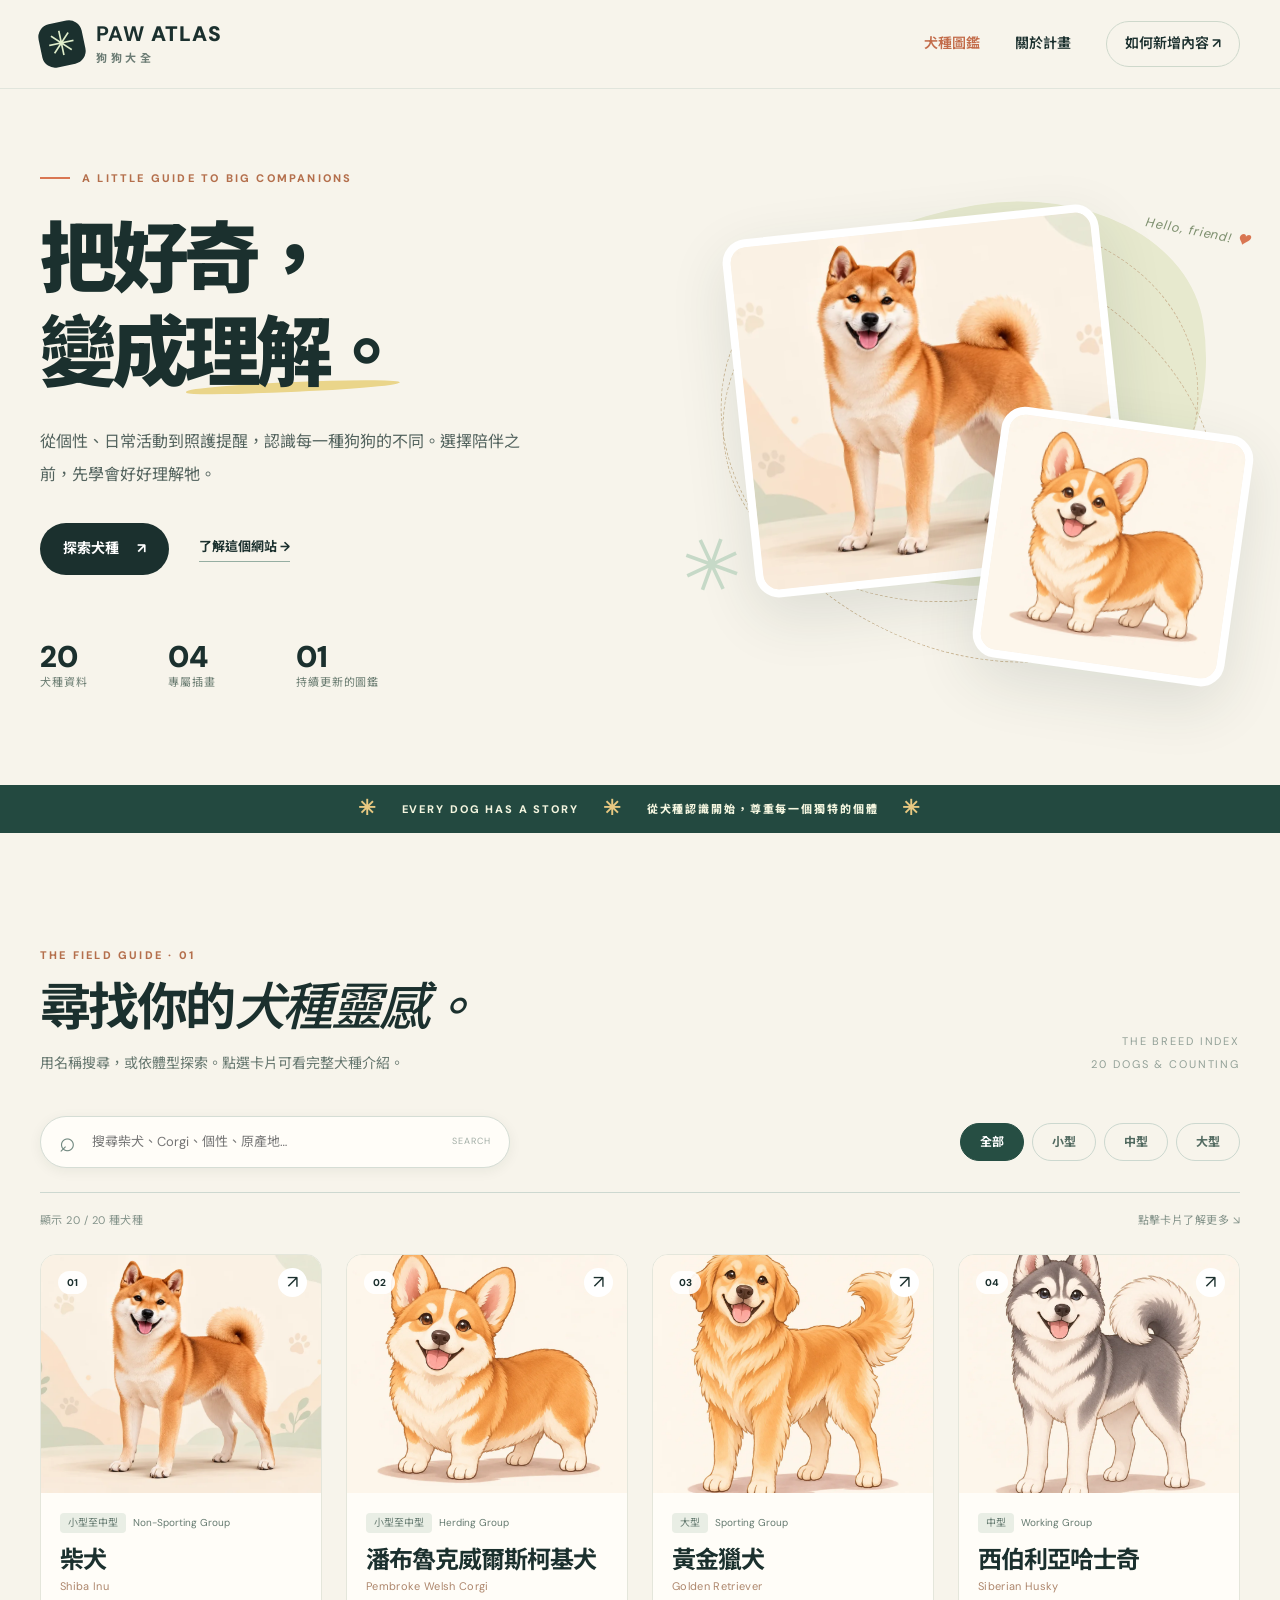
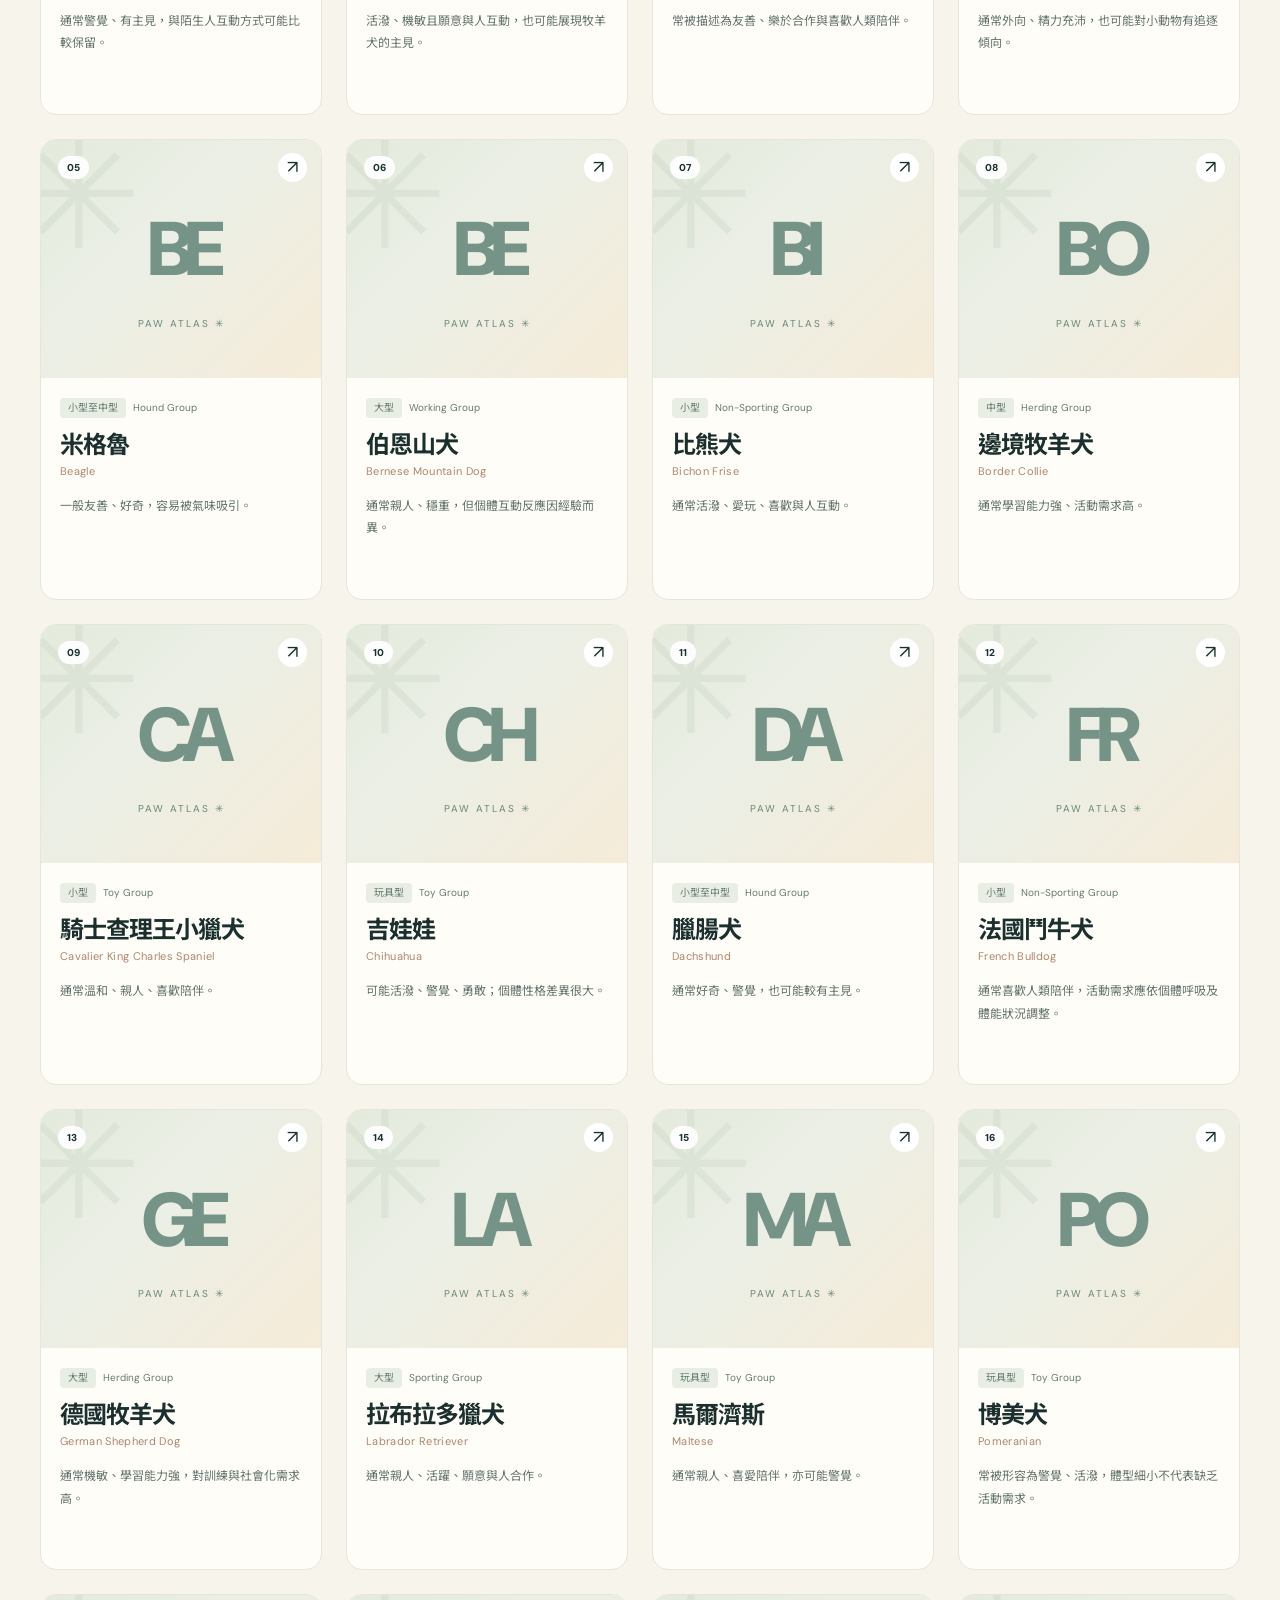
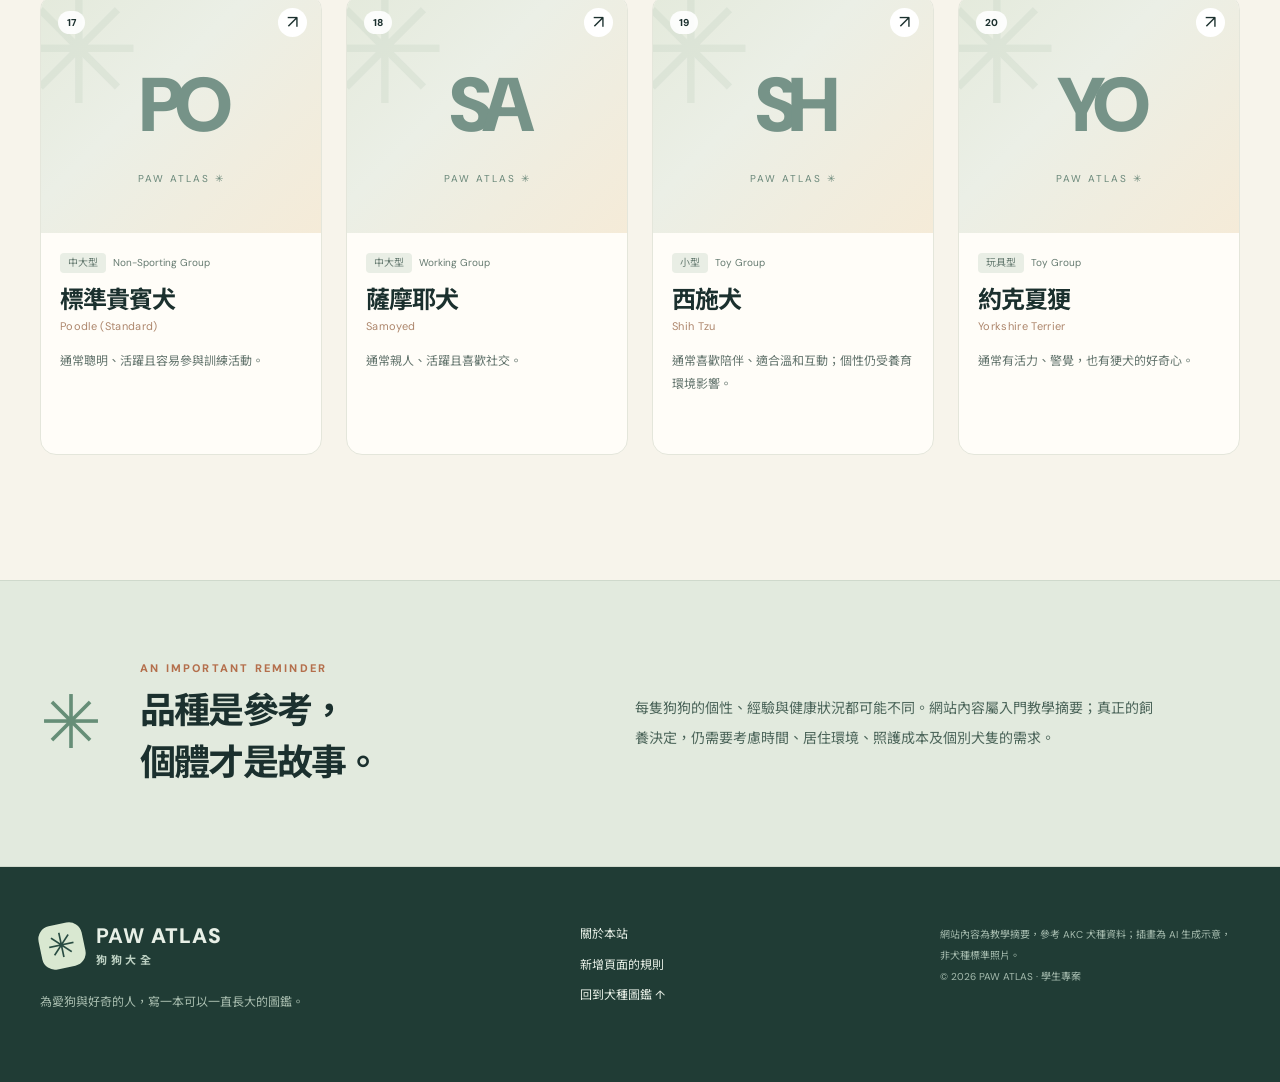
<file: index.html>
<!doctype html>
<html lang="zh-Hant">
<head>
  <meta charset="utf-8">
  <meta name="viewport" content="width=device-width, initial-scale=1">
  <meta name="description" content="狗狗大全：20 種常見犬種的入門百科，閱讀犬種背景、活動需求和照護提醒。">
  <meta name="theme-color" content="#f7f4eb">
  <title>狗狗大全 PAW ATLAS｜把好奇變成理解</title>
  <link rel="stylesheet" href="assets/css/site.css">
  <script src="data/breeds.js" defer></script>
  <script src="assets/js/index.js" defer></script>
</head>
<body>
  <a class="skip-link" href="#content">跳至主要內容</a>
  <header class="site-header"><div class="header-inner container">
    <a class="brand" href="index.html" aria-label="狗狗大全首頁"><span class="brand-mark" aria-hidden="true">✳</span><span>PAW <b>ATLAS</b><small>狗狗大全</small></span></a>
    <nav aria-label="主選單"><a class="nav-active" href="index.html">犬種圖鑑</a><a href="about.html">關於計畫</a><a class="github-nav" href="about.html#how-to-add">如何新增內容 <span aria-hidden="true">↗</span></a></nav>
  </div></header>
  <main id="content">
    <section class="hero container" aria-labelledby="hero-title">
      <div class="hero-copy">
        <div class="eyebrow"><span class="eyebrow-line"></span> A LITTLE GUIDE TO BIG COMPANIONS</div>
        <h1 id="hero-title">把好奇，<br>變成<span class="handunderline">理解。</span></h1>
        <p class="hero-lead">從個性、日常活動到照護提醒，認識每一種狗狗的不同。選擇陪伴之前，先學會好好理解牠。</p>
        <div class="hero-actions"><a class="primary-button" href="#explore">探索犬種 <span aria-hidden="true">↗</span></a><a class="text-link" href="about.html">了解這個網站 <span aria-hidden="true">→</span></a></div>
        <div class="stats"><div><strong id="breed-count">20</strong><span>犬種資料</span></div><div><strong>04</strong><span>專屬插畫</span></div><div><strong>01</strong><span>持續更新的圖鑑</span></div></div>
      </div>
      <div class="hero-art" aria-label="柴犬和柯基的 AI 生成示意插畫">
        <span class="art-orbit orbit-one" aria-hidden="true"></span><span class="art-orbit orbit-two" aria-hidden="true"></span>
        <div class="hero-image main-dog"><img src="assets/images/dogs/shiba-inu.webp" alt="可愛日系風格柴犬插畫" width="460" height="400"></div>
        <div class="hero-image second-dog"><img src="assets/images/dogs/pembroke-welsh-corgi.webp" alt="可愛日系風格柯基插畫" width="260" height="260"></div>
        <span class="scribble-note">Hello, friend! <span aria-hidden="true">♥</span></span><span class="paw-decor" aria-hidden="true">✳</span>
      </div>
    </section>
    <div class="ticker"><div class="container ticker-inner"><span aria-hidden="true">✳</span> EVERY DOG HAS A STORY <span aria-hidden="true">✳</span> 從犬種認識開始，尊重每一個獨特的個體 <span aria-hidden="true">✳</span></div></div>
    <section class="explore container" id="explore" aria-labelledby="explore-title">
      <div class="section-head"><div><span class="section-kicker">THE FIELD GUIDE · 01</span><h2 id="explore-title">尋找你的<span class="italic-text">犬種靈感。</span></h2><p>用名稱搜尋，或依體型探索。點選卡片可看完整犬種介紹。</p></div><div class="section-side">THE BREED INDEX<br>20 DOGS & COUNTING</div></div>
      <div class="toolbox"><label class="searchbox" for="search"><span aria-hidden="true">⌕</span><input id="search" type="search" placeholder="搜尋柴犬、Corgi、個性、原產地…" autocomplete="off"><span class="shortcut">SEARCH</span></label><div class="filters" role="group" aria-label="依體型篩選"><button type="button" class="filter selected" data-size="all" aria-pressed="true">全部</button><button type="button" class="filter" data-size="small" aria-pressed="false">小型</button><button type="button" class="filter" data-size="medium" aria-pressed="false">中型</button><button type="button" class="filter" data-size="large" aria-pressed="false">大型</button></div></div>
      <div class="list-meta"><span id="result-count" aria-live="polite">顯示 20 種犬種</span><span>點擊卡片了解更多 <span aria-hidden="true">↘</span></span></div>
      <div class="breed-grid" id="breed-grid"></div>
      <div class="no-results" id="no-results" hidden><span aria-hidden="true">☁</span><h3>這裡暫時找不到呢</h3><p>試試其他名稱或體型，看看會找到甚麼新朋友。</p><button type="button" id="reset-search" class="primary-button">清除篩選</button></div>
    </section>
    <section class="note-section"><div class="container note-content"><div class="note-symbol" aria-hidden="true">✳</div><div><span class="section-kicker">AN IMPORTANT REMINDER</span><h2>品種是參考，<br>個體才是故事。</h2></div><p>每隻狗狗的個性、經驗與健康狀況都可能不同。網站內容屬入門教學摘要；真正的飼養決定，仍需要考慮時間、居住環境、照護成本及個別犬隻的需求。</p></div></section>
  </main>
  <footer class="footer"><div class="container footer-inner"><div><a class="brand footer-brand" href="index.html"><span class="brand-mark" aria-hidden="true">✳</span><span>PAW <b>ATLAS</b><small>狗狗大全</small></span></a><p>為愛狗與好奇的人，寫一本可以一直長大的圖鑑。</p></div><div class="footer-links"><a href="about.html">關於本站</a><a href="about.html#how-to-add">新增頁面的規則</a><a href="#explore">回到犬種圖鑑 ↑</a></div><div class="footnote">網站內容為教學摘要，參考 AKC 犬種資料；插畫為 AI 生成示意，非犬種標準照片。<br>© 2026 PAW ATLAS · 學生專案</div></div></footer>
</body>
</html>
</file>
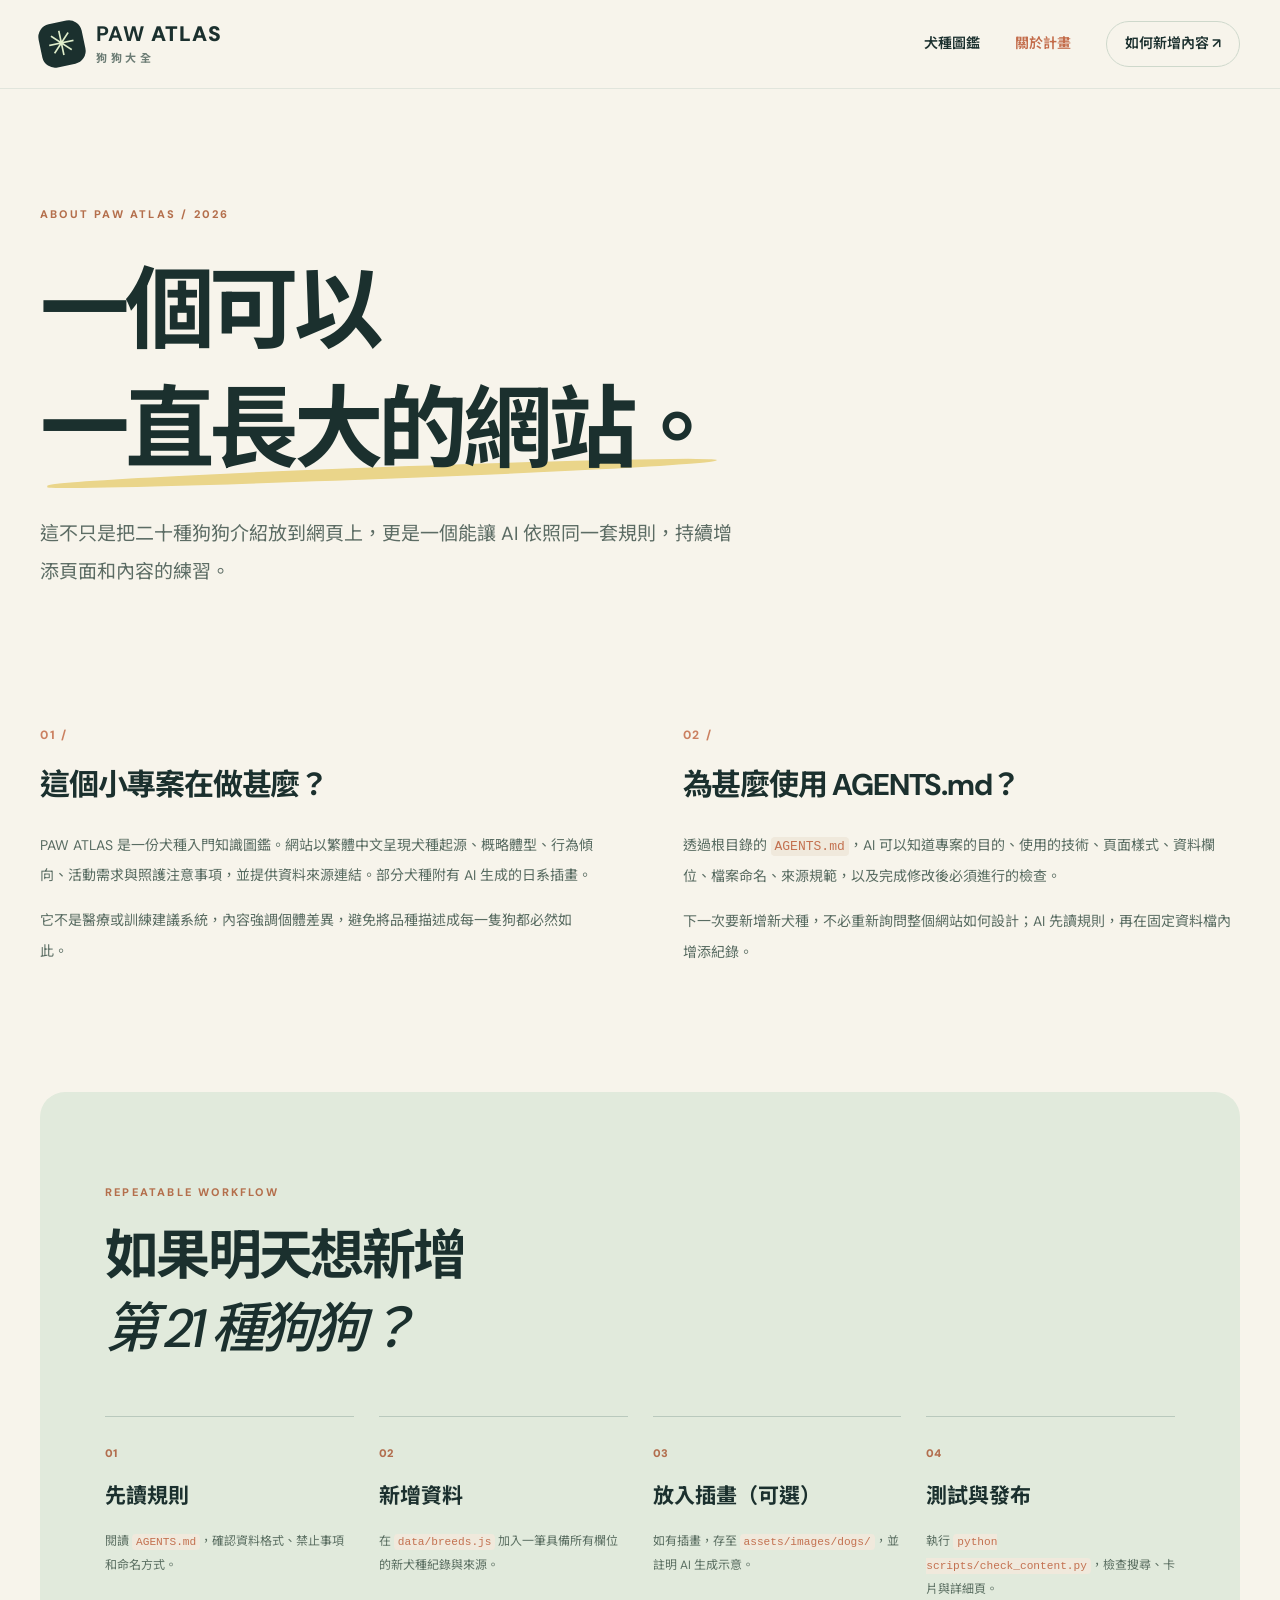
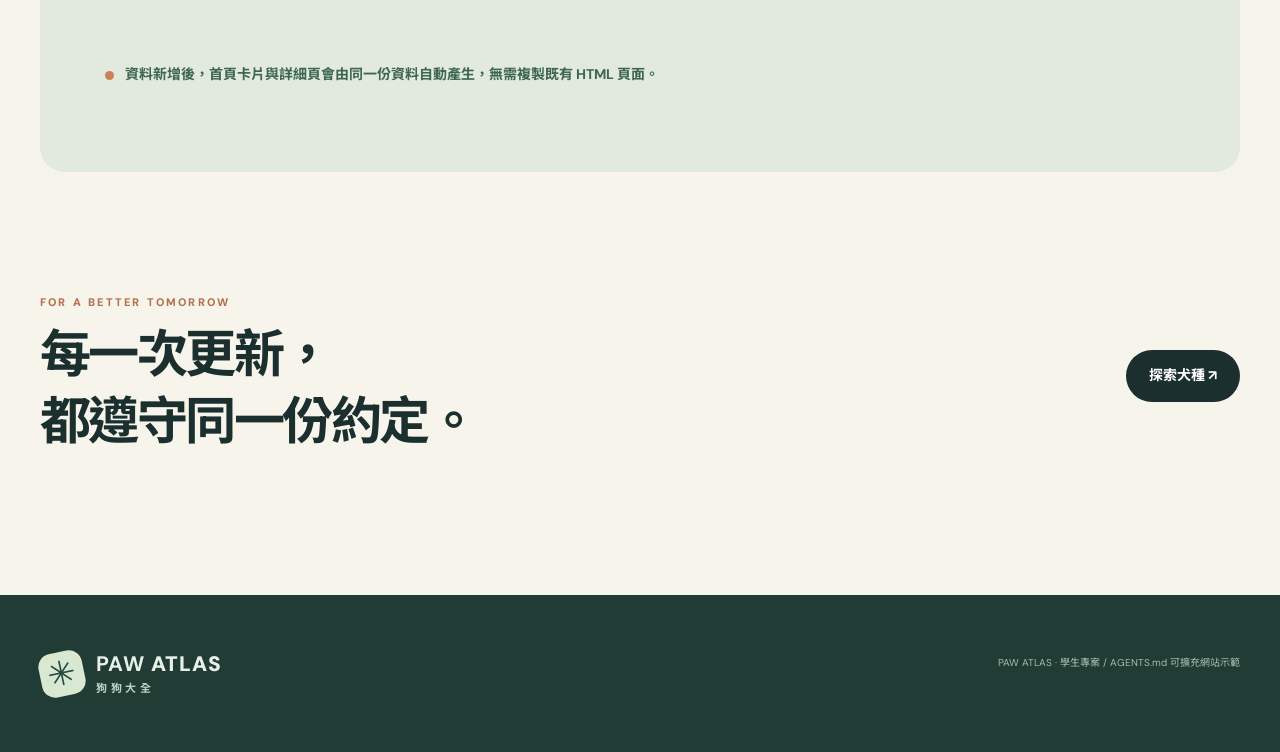
<file: about.html>
<!doctype html><html lang="zh-Hant"><head><meta charset="utf-8"><meta name="viewport" content="width=device-width,initial-scale=1"><meta name="theme-color" content="#f7f4eb"><meta name="description" content="狗狗大全 PAW ATLAS 網站介紹與可重複使用的 AGENTS.md 開發規則。"><title>關於我們｜狗狗大全 PAW ATLAS</title><link rel="stylesheet" href="assets/css/site.css"></head><body>
<a class="skip-link" href="#content">跳至主要內容</a><header class="site-header"><div class="header-inner container"><a class="brand" href="index.html"><span class="brand-mark" aria-hidden="true">✳</span><span>PAW <b>ATLAS</b><small>狗狗大全</small></span></a><nav aria-label="主選單"><a href="index.html">犬種圖鑑</a><a class="nav-active" href="about.html">關於計畫</a><a class="github-nav" href="#how-to-add">如何新增內容 ↗</a></nav></div></header>
<main id="content" class="container about"><div class="about-hero"><span class="section-kicker">ABOUT PAW ATLAS / 2026</span><h1>一個可以<br><span class="handunderline">一直長大的網站。</span></h1><p>這不只是把二十種狗狗介紹放到網頁上，更是一個能讓 AI 依照同一套規則，持續增添頁面和內容的練習。</p></div>
<div class="about-columns"><section><span class="about-numeral">01 /</span><h2>這個小專案在做甚麼？</h2><p>PAW ATLAS 是一份犬種入門知識圖鑑。網站以繁體中文呈現犬種起源、概略體型、行為傾向、活動需求與照護注意事項，並提供資料來源連結。部分犬種附有 AI 生成的日系插畫。</p><p>它不是醫療或訓練建議系統，內容強調個體差異，避免將品種描述成每一隻狗都必然如此。</p></section><section><span class="about-numeral">02 /</span><h2>為甚麼使用 AGENTS.md？</h2><p>透過根目錄的 <code>AGENTS.md</code>，AI 可以知道專案的目的、使用的技術、頁面樣式、資料欄位、檔案命名、來源規範，以及完成修改後必須進行的檢查。</p><p>下一次要新增新犬種，不必重新詢問整個網站如何設計；AI 先讀規則，再在固定資料檔內增添紀錄。</p></section></div>
<section class="process" id="how-to-add"><span class="section-kicker">REPEATABLE WORKFLOW</span><h2>如果明天想新增<br><span class="italic-text">第 21 種狗狗？</span></h2><div class="process-grid"><article><span>01</span><h3>先讀規則</h3><p>閱讀 <code>AGENTS.md</code>，確認資料格式、禁止事項和命名方式。</p></article><article><span>02</span><h3>新增資料</h3><p>在 <code>data/breeds.js</code> 加入一筆具備所有欄位的新犬種紀錄與來源。</p></article><article><span>03</span><h3>放入插畫（可選）</h3><p>如有插畫，存至 <code>assets/images/dogs/</code>，並註明 AI 生成示意。</p></article><article><span>04</span><h3>測試與發布</h3><p>執行 <code>python scripts/check_content.py</code>，檢查搜尋、卡片與詳細頁。</p></article></div><div class="example-line"><span class="example-dot" aria-hidden="true"></span><span>資料新增後，首頁卡片與詳細頁會由同一份資料自動產生，無需複製既有 HTML 頁面。</span></div></section>
<section class="about-cta"><div><span class="section-kicker">FOR A BETTER TOMORROW</span><h2>每一次更新，<br>都遵守同一份約定。</h2></div><a class="primary-button" href="index.html#explore">探索犬種 ↗</a></section>
</main><footer class="footer"><div class="container footer-inner"><a class="brand footer-brand" href="index.html"><span class="brand-mark" aria-hidden="true">✳</span><span>PAW <b>ATLAS</b><small>狗狗大全</small></span></a><div class="footnote">PAW ATLAS · 學生專案 / AGENTS.md 可擴充網站示範</div></div></footer></body></html>
</file>
<file: assets/css/site.css>
@import url('https://fonts.googleapis.com/css2?family=DM+Sans:wght@400;500;600;700;800&family=Noto+Sans+TC:wght@400;500;600;700;800;900&display=swap');
:root{--cream:#f7f4eb;--paper:#fffdf8;--ink:#1b302e;--muted:#60716d;--orange:#d97652;--mint:#dceae2;--mint2:#edf4ee;--border:#d8dfd7;--radius:18px}
*{box-sizing:border-box}html{scroll-behavior:smooth}body{margin:0;background:var(--cream);color:var(--ink);font-family:'DM Sans','Noto Sans TC',sans-serif;line-height:1.7;-webkit-font-smoothing:antialiased}a{color:inherit;text-decoration:none}button,input{font:inherit}button{cursor:pointer}img{max-width:100%;display:block}button:focus-visible,a:focus-visible,input:focus-visible{outline:3px solid #e3a13d;outline-offset:3px}.skip-link{position:absolute;z-index:100;top:-70px;left:10px;background:#fff;padding:10px}.skip-link:focus{top:10px}.container{width:min(1200px,calc(100% - 72px));margin-inline:auto}
.site-header{border-bottom:1px solid #e1e5dc;background:rgba(247,244,235,.94);position:sticky;top:0;z-index:50;backdrop-filter:blur(14px)}.header-inner{height:88px;display:flex;align-items:center;justify-content:space-between}.brand{display:flex;align-items:center;gap:12px;line-height:1;font-weight:700;letter-spacing:.045em;font-size:21px}.brand b{font-weight:900}.brand small{display:block;font-size:11px;margin-top:8px;letter-spacing:.32em;color:#6c7c74}.brand-mark{display:flex;align-items:center;justify-content:center;width:44px;height:44px;background:var(--ink);color:#e0eecb;border-radius:13px;font-size:34px;font-weight:400;transform:rotate(-12deg)}.site-header nav{display:flex;align-items:center;gap:35px;font-size:14px;font-weight:600}.site-header nav a{transition:color .2s}.site-header nav a:hover,.site-header nav .nav-active{color:#c36c4a}.github-nav{border:1px solid #ced8cb;padding:10px 18px;border-radius:100px}
.hero{min-height:635px;display:grid;grid-template-columns:1.05fr 1fr;align-items:center;gap:44px;padding-block:80px 94px}.eyebrow,.section-kicker{font-size:11px;font-weight:800;letter-spacing:.2em;color:#b46f4c}.eyebrow{display:flex;align-items:center;gap:12px;white-space:nowrap}.eyebrow-line{width:30px;height:2px;background:var(--orange)}.hero h1{font-size:clamp(56px,6vw,94px);font-weight:900;line-height:1.23;letter-spacing:-.065em;margin:25px 0 23px}.handunderline{display:inline-block;position:relative;z-index:0}.handunderline:after{content:'';position:absolute;z-index:-1;left:1%;bottom:.12em;width:99%;height:.13em;border-radius:60% 40% 60% 30%;transform:rotate(-2deg);background:#ead58a}.hero-lead{font-size:16px;line-height:2.1;max-width:480px;color:#53635e}.hero-actions{display:flex;align-items:center;gap:30px;margin-top:31px}.primary-button{display:inline-flex;align-items:center;justify-content:center;gap:18px;border:none;background:var(--ink);color:#fff;padding:14px 23px;border-radius:100px;font-size:14px;font-weight:700;transition:background .2s,transform .2s}.primary-button:hover{background:#2e6054;transform:translateY(-2px)}.text-link{font-weight:700;font-size:13px;border-bottom:1px solid #96aea2;padding-bottom:3px}.stats{display:flex;gap:33px;flex-wrap:wrap;margin-top:67px}.stats>div{display:flex;flex-direction:column;gap:1px;min-width:95px}.stats strong{font-size:30px;font-weight:900;line-height:1}.stats span{font-size:11px;color:#697b70;letter-spacing:.08em}.hero-art{height:486px;position:relative;display:flex;align-items:center;justify-content:center}.hero-art:before{content:'';width:83%;height:78%;background:#e7e9ce;border-radius:56% 44% 48% 52% / 45% 40% 60% 55%;position:absolute;transform:rotate(-9deg);top:4%;left:12%}.hero-image{position:absolute;overflow:hidden;background:#f8f1e6;border-radius:24px;box-shadow:0 20px 60px rgba(35,55,46,.12);border:8px solid #fff}.hero-image img{height:100%;width:100%;object-fit:cover}.main-dog{width:67%;height:74%;top:7%;left:11%;transform:rotate(-6deg)}.second-dog{width:45%;height:52%;bottom:0;right:0;transform:rotate(8deg)}.art-orbit{position:absolute;border:1px dashed #cfbb9a;border-radius:100%;inset:14% 2% 5% 6%;transform:rotate(26deg)}.orbit-two{inset:7% 7% 15% 8%;transform:rotate(-11deg)}.scribble-note{position:absolute;top:7%;right:-2%;font-style:italic;letter-spacing:.08em;transform:rotate(11deg);color:#7c8e6d;font-size:13px}.scribble-note span{color:var(--orange)}.paw-decor{position:absolute;font-size:74px;color:#c6d9c7;bottom:9%;left:1%;transform:rotate(-25deg)}
.ticker{background:#234940;color:#f3f5df}.ticker-inner{min-height:48px;display:flex;align-items:center;justify-content:center;gap:24px;font-size:11px;letter-spacing:.17em;font-weight:800}.ticker span{color:#e7c881;font-size:21px}.explore{padding-top:107px;padding-bottom:125px}.section-head{display:flex;justify-content:space-between;align-items:flex-end;gap:24px;margin-bottom:40px}.section-head h2,.about-cta h2{font-size:clamp(35px,4vw,56px);letter-spacing:-.05em;line-height:1.3;margin:8px 0 10px}.italic-text{font-style:italic;font-weight:500}.section-head p{color:#66776f;margin:0;font-size:14px}.section-side{font-size:11px;letter-spacing:.17em;line-height:2.1;text-align:right;color:#92a097}.toolbox{display:flex;align-items:center;justify-content:space-between;gap:16px;border-bottom:1px solid #cdd8d0;padding-bottom:24px}.searchbox{display:flex;align-items:center;gap:14px;background:var(--paper);border:1px solid #d5ddd5;border-radius:100px;padding:11px 18px;min-width:0;width:min(470px,100%);box-shadow:0 3px 13px #172b2510}.searchbox>span:first-child{font-size:28px;line-height:1;color:#728980}.searchbox input{border:none;outline:none;background:none;flex:1;min-width:0;font-size:13px;color:#244039}.searchbox input:focus-visible{outline:none}.searchbox:focus-within{outline:2px solid #adbbac}.shortcut{font-size:9px;letter-spacing:.12em;color:#a1ada5}.filters{display:flex;gap:8px;flex-wrap:wrap}.filter{border:1px solid #ccd8cf;border-radius:100px;padding:8px 19px;color:#526a60;background:transparent;font-size:12px;font-weight:700}.filter.selected{background:#264e43;border-color:#264e43;color:white}.list-meta{display:flex;justify-content:space-between;color:#84938a;font-size:11px;letter-spacing:.04em;margin:18px 0 24px}.breed-grid{display:grid;grid-template-columns:repeat(4,minmax(0,1fr));gap:24px}.breed-card{min-width:0;background:var(--paper);border:1px solid #e4e6db;border-radius:16px;overflow:hidden;transition:box-shadow .25s,transform .25s}.breed-card:hover{transform:translateY(-6px);box-shadow:0 18px 30px #1d362b1c}.card-visual{position:relative;height:238px;overflow:hidden;background:#f5edde}.card-visual.has-image img{width:100%;height:100%;object-fit:cover;transition:transform .35s}.breed-card:hover .has-image img{transform:scale(1.04)}.card-visual.no-image{background:linear-gradient(135deg,#e4eadc,#ebefe6 40%,#f5ebd8);display:flex;align-items:center;justify-content:center;flex-direction:column}.card-visual.no-image:before{content:'✳';position:absolute;font-size:150px;color:#cad7c9;opacity:.38;left:-25px;top:-70px}.monogram{font-size:76px;font-weight:900;letter-spacing:-.13em;color:#769388;position:relative}.placeholder-stamp{font-size:10px;letter-spacing:.2em;color:#698779}.card-number{position:absolute;top:16px;left:17px;border-radius:100px;background:rgba(255,255,255,.9);font-size:10px;font-weight:800;padding:3px 9px}.card-arrow{position:absolute;top:13px;right:14px;background:#fff;border-radius:100px;height:29px;width:29px;text-align:center;line-height:29px;font-size:18px}.card-body{padding:20px 19px 24px}.card-meta{display:flex;gap:7px;flex-wrap:wrap;font-size:10px;color:#657a70;line-height:1.4}.card-size{background:#e9eee5;border-radius:4px;padding:3px 8px}.card-group{padding:3px 0}.card-title{font-size:24px;letter-spacing:-.04em;margin:11px 0 0;line-height:1.35}.card-english{font-size:11px;margin:1px 0 14px;letter-spacing:.03em;color:#ad866c}.card-desc{font-size:12px;line-height:1.9;color:#63746d;display:-webkit-box;-webkit-line-clamp:3;-webkit-box-orient:vertical;overflow:hidden;min-height:68px}.no-results{text-align:center;padding:80px 15px}.no-results[hidden]{display:none}.no-results>span{font-size:60px;color:#91ae9a}.no-results h3{font-size:24px;margin:5px}.no-results p{color:#62786c}
.note-section{background:#e2eade;border-top:1px solid #cfd9cc;border-bottom:1px solid #cfd9cc}.note-content{padding:72px 0;display:grid;grid-template-columns:70px 1fr 1.3fr;align-items:center;gap:30px}.note-symbol{font-size:74px;color:#668e77}.note-content h2{font-size:36px;letter-spacing:-.05em;line-height:1.45;margin:5px 0}.note-content p{font-size:14px;line-height:2.1;color:#4c655a;max-width:520px}.footer{background:#203c35;color:#e8f0e7}.footer-inner{padding:57px 0;display:flex;gap:30px;align-items:flex-start;justify-content:space-between}.footer-brand .brand-mark{background:#d9e8d1;color:#284c42}.footer .brand small{color:#bdd1c3}.footer p{max-width:300px;color:#a7bcae;font-size:12px;margin-top:24px}.footer-links{display:flex;flex-direction:column;gap:10px;font-size:12px}.footer-links a:hover{color:#f9d19b}.footnote{font-size:10px;line-height:2.1;color:#a5bbae;max-width:300px}
.detail-page{padding-top:38px}.back-link{font-size:13px;color:#677e72;font-weight:700}.detail-hero{margin:28px 0 92px;display:grid;grid-template-columns:1fr .85fr;gap:60px;min-height:450px;align-items:center}.detail-intro h1{font-size:clamp(52px,6vw,88px);line-height:1.2;letter-spacing:-.07em;margin:26px 0 4px}.detail-english{font-size:22px;letter-spacing:.04em;font-style:italic;color:#c47a54;margin:0}.detail-tagline{font-size:18px;line-height:2;color:#556b60;max-width:620px;margin:30px 0 28px}.detail-tags{display:flex;flex-wrap:wrap;gap:9px}.pill{border:1px solid #cbd5cb;border-radius:100px;padding:8px 13px;font-size:12px}.detail-visual{height:440px;border-radius:28px;background:#eae8d9;overflow:hidden;position:relative;display:flex;align-items:center;justify-content:center}.detail-visual img{width:100%;height:100%;object-fit:contain}.detail-visual small{position:absolute;bottom:15px;right:17px;padding:5px 10px;background:#ffffffdf;border-radius:100px;font-size:10px;color:#6c776a}.detail-visual.plain{background:linear-gradient(125deg,#e6eee5,#e9e7d4)}.detail-visual.plain .monogram{font-size:144px}.detail-content{display:grid;grid-template-columns:.75fr 1.5fr;gap:60px;padding:20px 0 65px}.info-lead h2{font-size:38px;margin:14px 0 15px;letter-spacing:-.05em}.info-lead p{color:#6e8174;font-size:14px;line-height:2}.info-blocks{border-top:1px solid #cbd6cb}.info-row{display:grid;grid-template-columns:46px .8fr 1.5fr;gap:20px;align-items:start;padding:25px 0;border-bottom:1px solid #cbd6cb}.info-number{font-size:11px;color:#c17a58;font-weight:800}.info-row h3{font-size:15px;margin:0}.info-row p{font-size:14px;color:#5d7165;line-height:2;margin:0}.source-panel{background:#e3eadf;padding:38px 46px;border-radius:20px;margin:8px 0 75px}.source-heading h2{margin:8px 0 18px;font-size:24px}.source-link{display:inline-block;color:#245d4f;font-size:14px;font-weight:700;text-decoration:underline;text-underline-offset:3px;overflow-wrap:anywhere}.source-panel p{font-size:12px;line-height:2.1;color:#607568;margin:15px 0 0}.detail-bottom{border-top:1px solid #d1d9cf;text-align:center;padding:35px 0 110px}.quote-symbol{font-size:85px;line-height:1;color:#d7c19a}.detail-bottom p{font-size:27px;letter-spacing:-.04em;margin:0 0 28px}.missing-dog{text-align:center;min-height:50vh;padding:120px 0}.missing-dog h1{font-size:36px}.missing-dog p{margin:10px 0 24px;color:#70867c}
.about{padding-top:70px;padding-bottom:110px}.about-hero{padding:40px 0 110px;max-width:900px}.about-hero h1{font-size:clamp(54px,7vw,92px);letter-spacing:-.06em;line-height:1.33;margin:25px 0}.about-hero p{font-size:19px;color:#5c6c64;max-width:710px;line-height:2}.about-columns{display:grid;grid-template-columns:1fr 1fr;gap:85px;padding-bottom:110px}.about-numeral{color:#cb8060;font-size:12px;letter-spacing:.15em;font-weight:800}.about-columns h2{font-size:30px;letter-spacing:-.04em;margin:12px 0 20px}.about-columns p{font-size:14px;line-height:2.2;color:#596c62}.about code,.process code{color:#c37150;background:#f0e9dc;padding:2px 4px;border-radius:4px;font-size:.93em}.process{padding:85px 65px;background:#e1eadc;border-radius:25px}.process h2{font-size:clamp(34px,4.5vw,54px);line-height:1.35;letter-spacing:-.05em;margin:16px 0 50px}.process-grid{display:grid;grid-template-columns:repeat(4,minmax(0,1fr));gap:25px}.process-grid article{border-top:1px solid #b9c9bd;padding-top:21px}.process-grid article>span{display:inline-flex;font-size:11px;font-weight:900;color:#b26e4e}.process-grid h3{font-size:21px;margin:14px 0}.process-grid p{color:#5b6f62;line-height:2;font-size:12px}.example-line{display:flex;gap:11px;align-items:flex-start;margin-top:50px;color:#3f6654;font-size:14px;font-weight:700}.example-dot{width:9px;height:9px;background:#cc8058;border-radius:50%;margin-top:8px;flex-shrink:0}.about-cta{display:flex;align-items:center;justify-content:space-between;padding:115px 0 20px;gap:28px}
@media(max-width:1120px){.breed-grid{grid-template-columns:repeat(3,minmax(0,1fr))}.hero h1{font-size:65px}.site-header nav{gap:16px}.process-grid{grid-template-columns:repeat(2,1fr)}}
@media(max-width:820px){.container{width:min(100% - 38px,700px)}.header-inner{height:74px}.site-header nav{gap:17px}.site-header nav a{font-size:12px}.github-nav{display:none}.hero{grid-template-columns:1fr;gap:5px;padding-top:65px;padding-bottom:70px}.hero-art{height:440px;max-width:560px;width:100%;margin:auto}.hero h1{font-size:clamp(56px,10vw,82px)}.stats{margin-top:40px}.breed-grid{grid-template-columns:repeat(2,minmax(0,1fr));gap:15px}.card-visual{height:230px}.toolbox{align-items:stretch;flex-direction:column}.searchbox{width:100%}.section-side{display:none}.note-content{grid-template-columns:60px 1fr;gap:15px}.note-content p{grid-column:1/-1}.footer-inner{flex-wrap:wrap}.detail-hero{grid-template-columns:1fr;gap:28px;margin-bottom:50px}.detail-visual{max-width:540px;width:100%;margin:auto}.detail-content{grid-template-columns:1fr;gap:30px}.about-columns{gap:35px}}
@media(max-width:520px){.container{width:calc(100% - 32px)}.brand{font-size:16px}.brand-mark{width:35px;height:35px;font-size:26px}.brand small{font-size:9px}.site-header nav a{font-size:12px}.header-inner{height:68px}.eyebrow{font-size:9px;letter-spacing:.12em}.hero{padding-top:50px}.hero h1{font-size:clamp(50px,13vw,70px)}.hero-lead{font-size:14px}.hero-art{height:340px}.hero-actions{gap:20px}.stats{gap:22px}.stats strong{font-size:26px}.stats>div{min-width:74px}.ticker-inner{font-size:9px;letter-spacing:.03em;gap:10px;text-align:center}.explore{padding-top:72px;padding-bottom:85px}.section-head h2{font-size:34px}.list-meta{font-size:10px}.breed-grid{grid-template-columns:repeat(2,minmax(0,1fr));gap:11px}.card-visual{height:170px}.card-body{padding:13px 11px 18px}.card-title{font-size:19px}.card-english{font-size:10px}.card-desc{font-size:11px;min-height:65px}.card-meta{font-size:9px}.card-size{padding:2px 4px}.card-group{padding:2px 0}.card-number{top:10px;left:9px}.card-arrow{top:8px;right:8px}.monogram{font-size:52px}.note-content{padding:53px 0}.note-content h2{font-size:29px}.footer-inner{display:block}.footer-links{margin:29px 0}.detail-intro h1{font-size:56px}.detail-english{font-size:17px}.detail-visual{height:330px}.info-row{grid-template-columns:35px 1fr;gap:10px}.info-row p{grid-column:2}.source-panel{padding:27px 22px}.detail-bottom p{font-size:22px}.about-hero{padding-bottom:60px}.about-hero h1{font-size:52px}.about-hero p{font-size:16px}.about-columns{grid-template-columns:1fr;gap:35px;padding-bottom:65px}.process{padding:35px 23px}.process-grid{grid-template-columns:1fr 1fr;gap:13px}.process-grid h3{font-size:16px}.process-grid p{font-size:11px}.about-cta{display:block;padding-top:70px}.about-cta .primary-button{margin-top:18px}}
@media(prefers-reduced-motion:reduce){*,*:before,*:after{scroll-behavior:auto!important;transition:none!important}}
</file>
